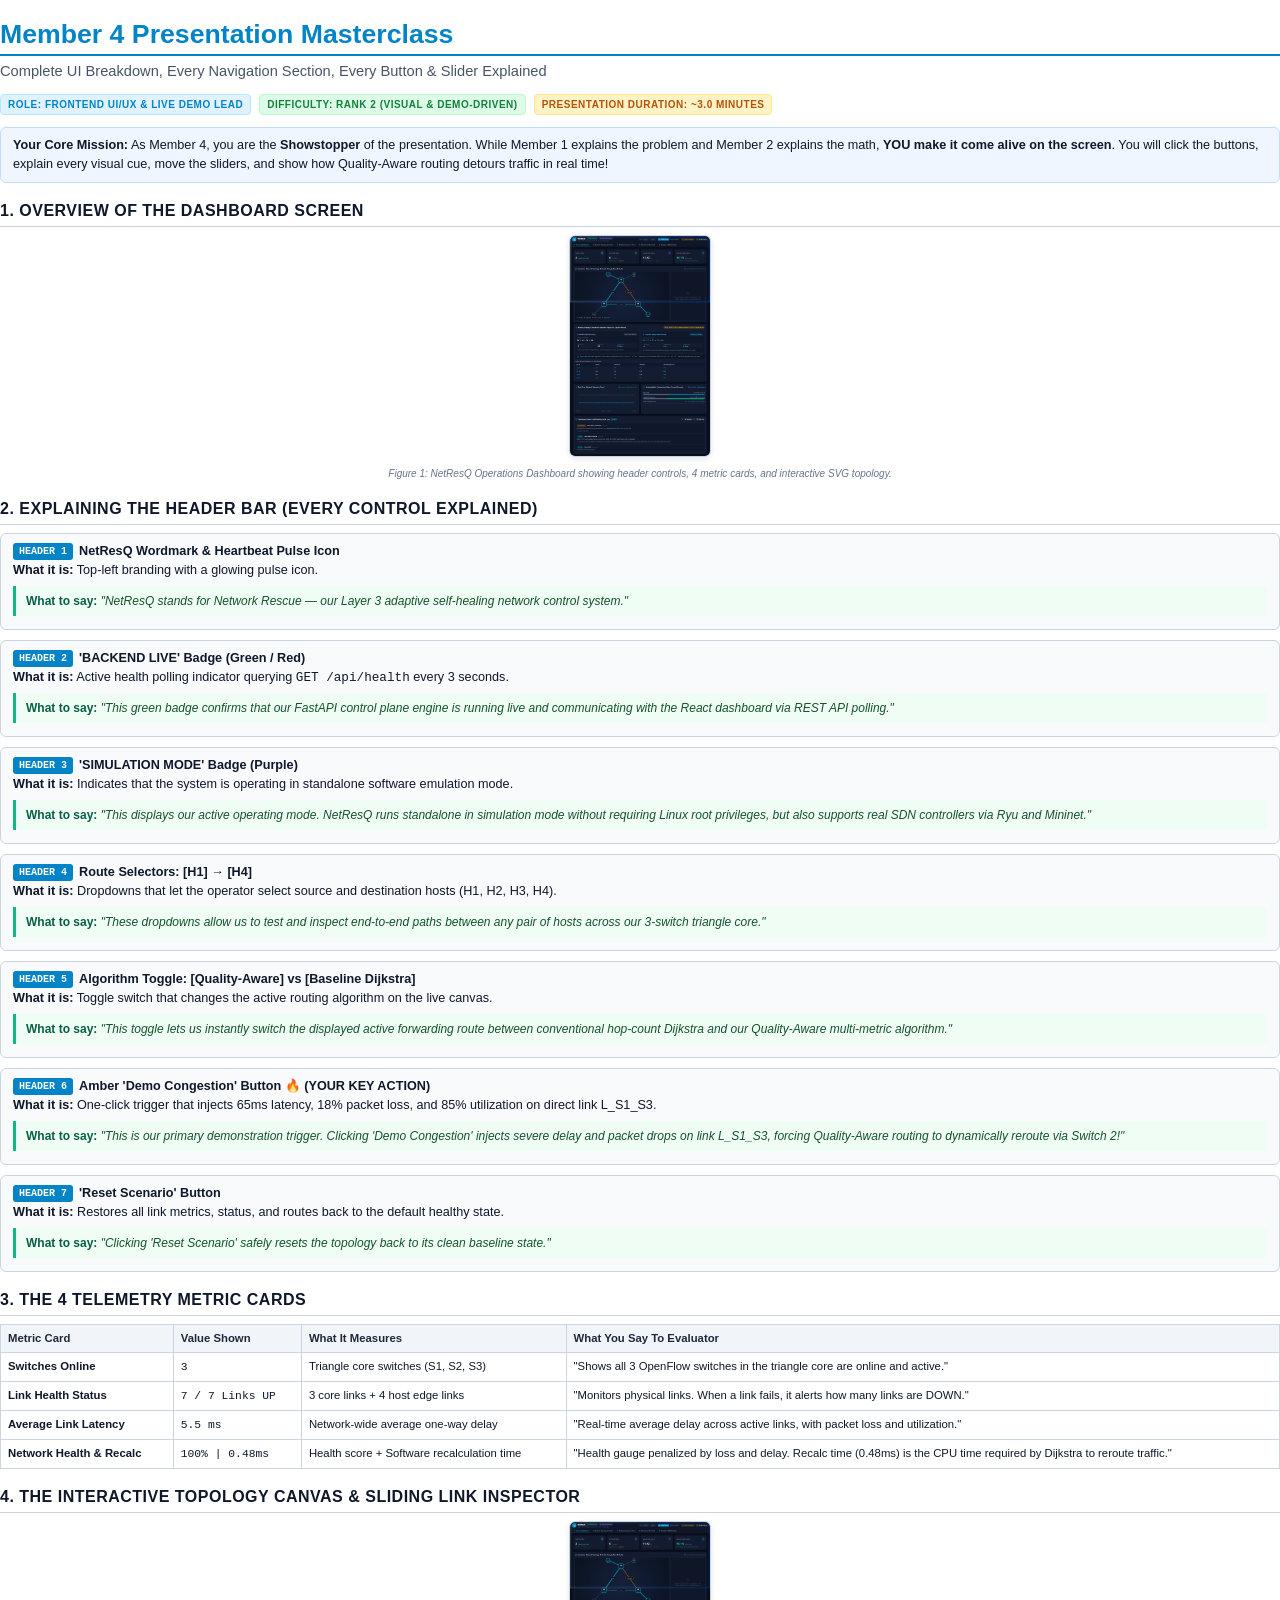
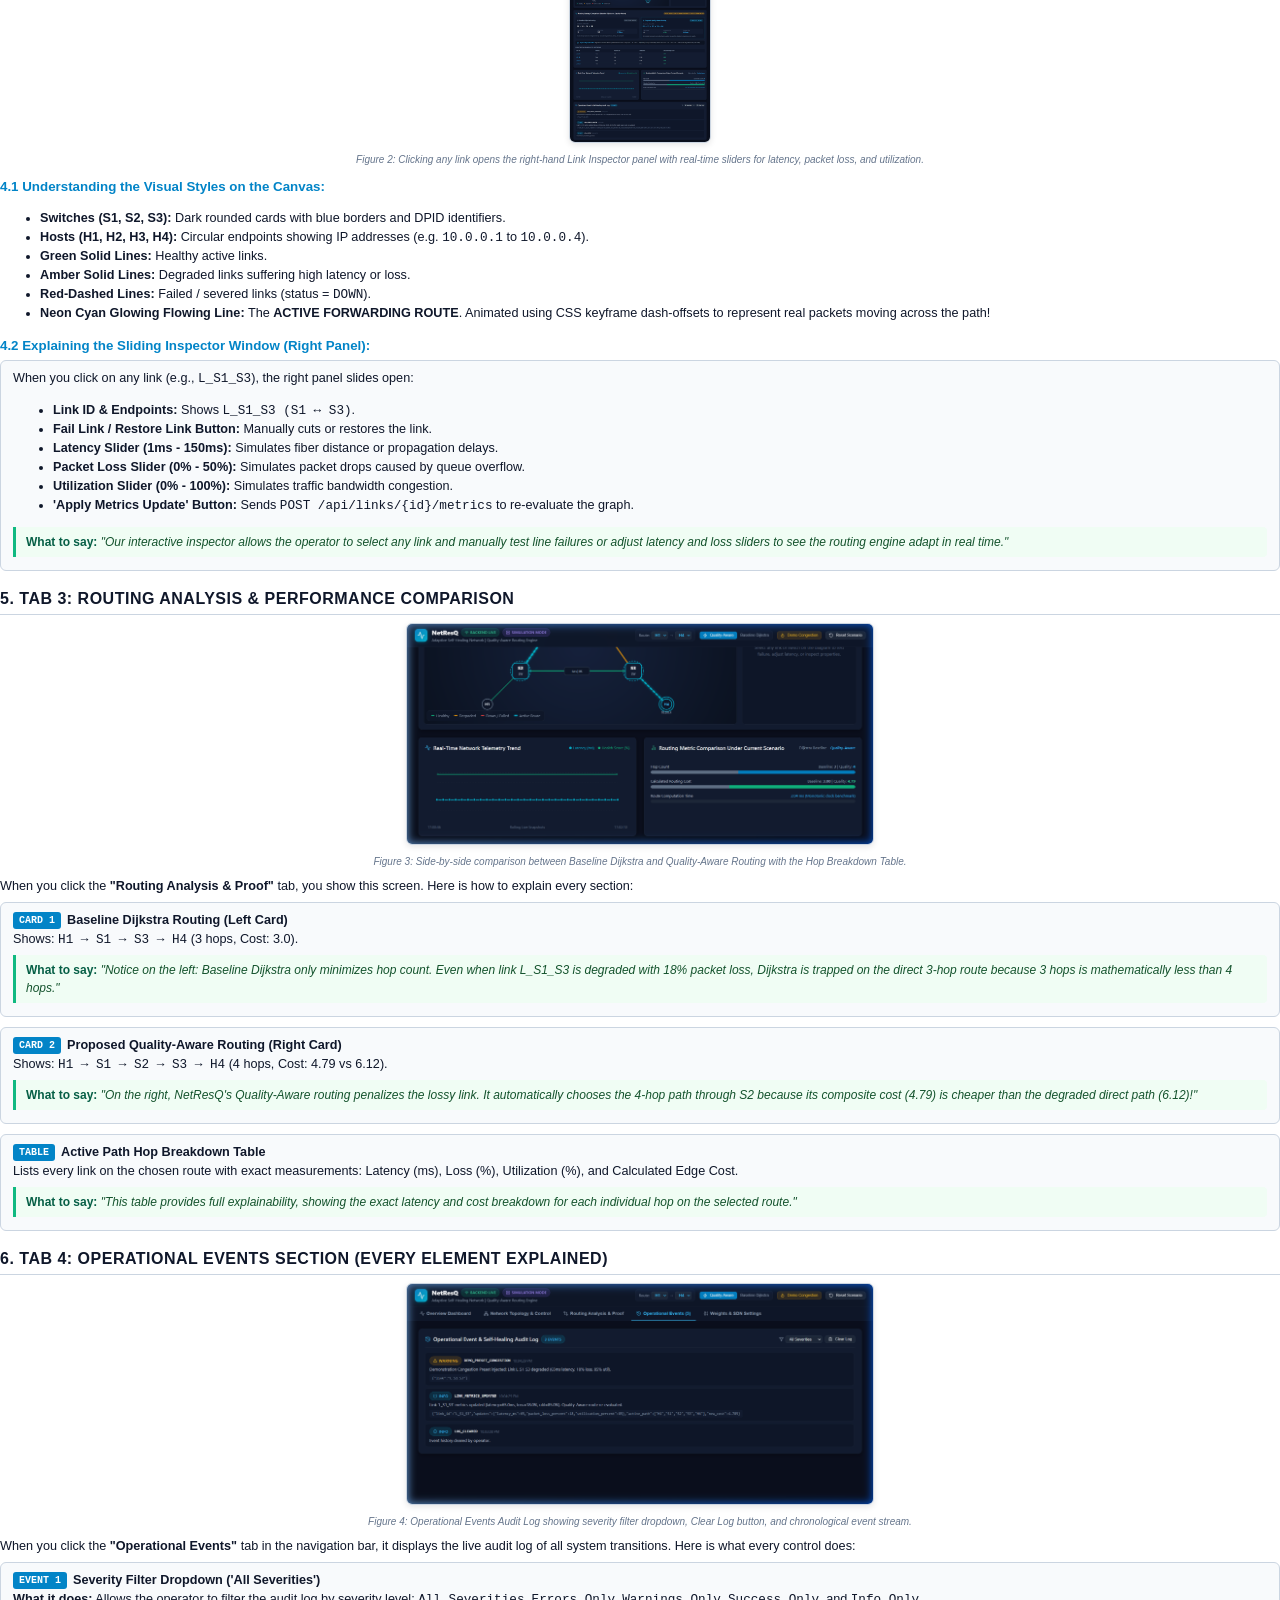
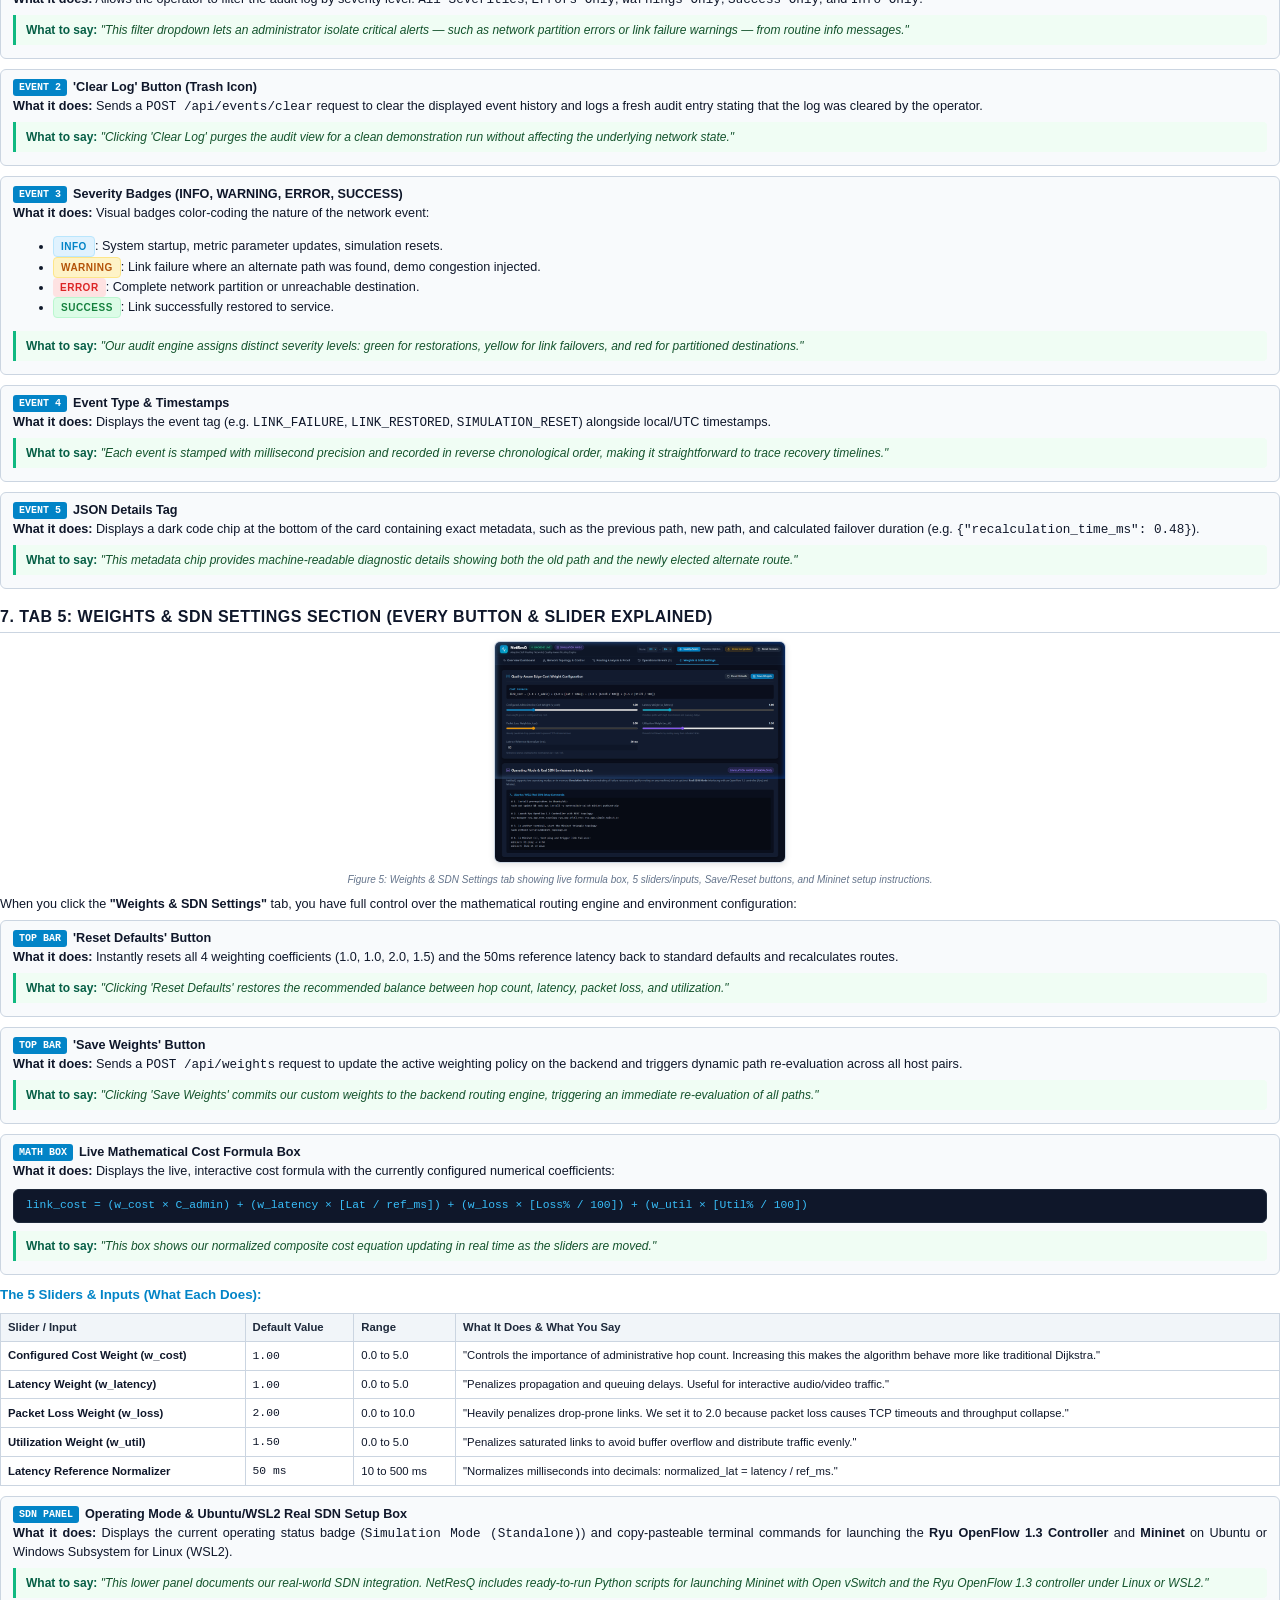
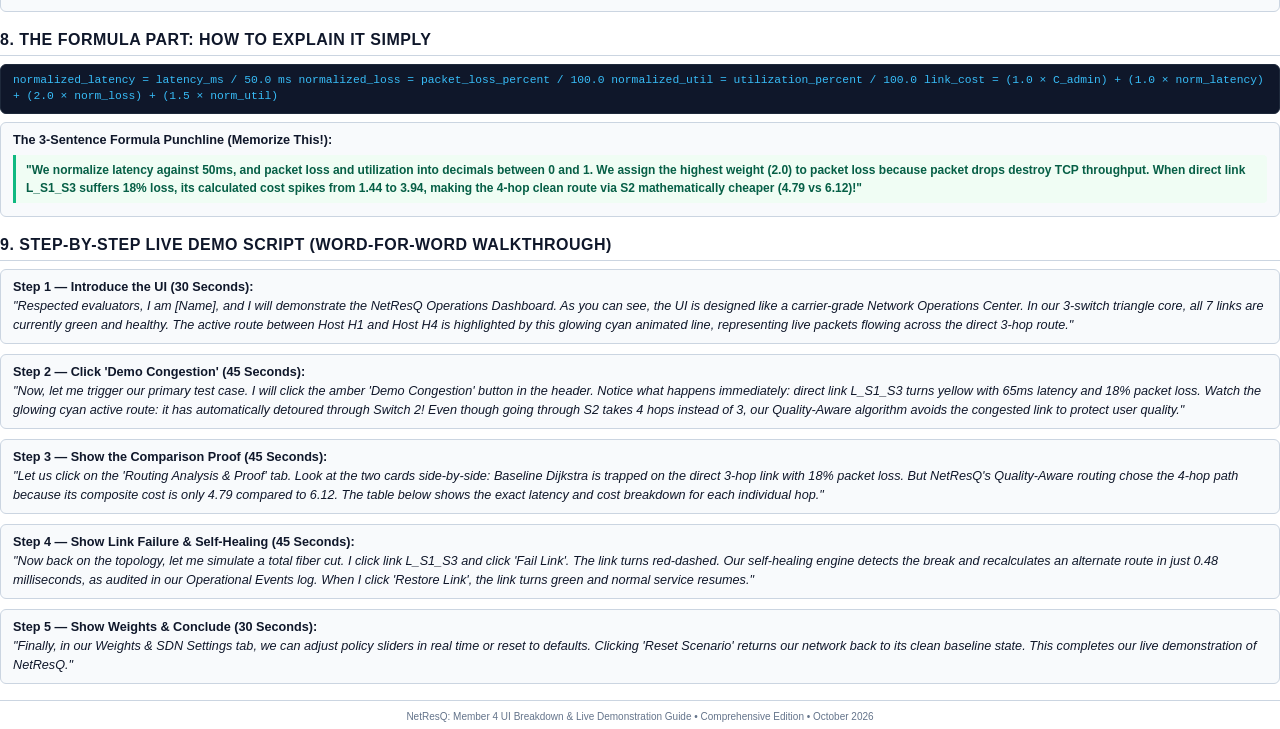
<file: docs/Member4_UI_and_Demo_Masterclass.html>
<!DOCTYPE html>
<html lang="en">
<head>
  <meta charset="UTF-8">
  <title>NetResQ — Member 4 Complete UI & Live Demo Masterclass Guide</title>
  <style>
    @page {
      size: A4;
      margin: 14mm 14mm 16mm 14mm;
      @bottom-right {
        content: "Page " counter(page);
        font-size: 8pt;
        color: #64748b;
      }
    }

    body {
      font-family: -apple-system, BlinkMacSystemFont, "Segoe UI", Roboto, "Helvetica Neue", Arial, sans-serif;
      color: #0f172a;
      line-height: 1.5;
      font-size: 9.5pt;
      margin: 0;
      padding: 0;
      background: #ffffff;
    }

    h1, h2, h3, h4 {
      color: #0f2744;
      font-weight: 700;
      page-break-after: avoid;
    }

    h1 {
      font-size: 20pt;
      line-height: 1.2;
      margin-bottom: 4px;
      color: #0284c7;
      border-bottom: 2.5px solid #0284c7;
      padding-bottom: 4px;
    }

    .subtitle {
      font-size: 11pt;
      color: #475569;
      margin-top: 0;
      margin-bottom: 12px;
      font-weight: 500;
    }

    h2 {
      font-size: 12pt;
      border-bottom: 1px solid #cbd5e1;
      padding-bottom: 3px;
      margin-top: 16px;
      margin-bottom: 8px;
      color: #0f172a;
      text-transform: uppercase;
      letter-spacing: 0.5px;
    }

    h3 {
      font-size: 10pt;
      margin-top: 10px;
      margin-bottom: 4px;
      color: #0284c7;
    }

    p {
      margin-top: 0;
      margin-bottom: 6px;
      text-align: justify;
    }

    .badge-bar {
      display: flex;
      gap: 8px;
      margin-bottom: 12px;
    }

    .badge {
      display: inline-block;
      padding: 2px 7px;
      border-radius: 4px;
      font-size: 7.5pt;
      font-weight: 700;
      text-transform: uppercase;
      letter-spacing: 0.5px;
    }
    .badge-blue { background: #e0f2fe; color: #0284c7; border: 1px solid #bae6fd; }
    .badge-green { background: #dcfce7; color: #15803d; border: 1px solid #bbf7d0; }
    .badge-amber { background: #fef3c7; color: #b45309; border: 1px solid #fde68a; }

    .ui-element-card {
      border: 1px solid #cbd5e1;
      border-radius: 6px;
      padding: 8px 12px;
      margin-bottom: 10px;
      background: #f8fafc;
      page-break-inside: avoid;
    }

    .ui-element-title {
      font-weight: 700;
      color: #0f172a;
      font-size: 9.5pt;
      display: flex;
      align-items: center;
      gap: 6px;
    }

    .ui-tag {
      background: #0284c7;
      color: #fff;
      padding: 1px 6px;
      border-radius: 3px;
      font-size: 7.5pt;
      font-family: monospace;
    }

    .speech-box {
      background: #f0fdf4;
      border-left: 3px solid #10b981;
      padding: 6px 10px;
      margin: 5px 0;
      font-style: italic;
      color: #14532d;
      font-size: 9pt;
      border-radius: 0 4px 4px 0;
    }

    .speech-box strong {
      color: #065f46;
      font-style: normal;
    }

    .formula-box {
      background: #0f172a;
      color: #38bdf8;
      padding: 8px 12px;
      border-radius: 6px;
      font-family: "Consolas", monospace;
      font-size: 8.5pt;
      margin: 8px 0;
      line-height: 1.4;
      border: 1px solid #1e293b;
    }

    .img-container {
      margin: 8px 0;
      text-align: center;
      page-break-inside: avoid;
    }

    .img-container img {
      max-width: 100%;
      height: auto;
      border-radius: 6px;
      border: 1px solid #cbd5e1;
      box-shadow: 0 2px 6px rgba(0,0,0,0.1);
      max-height: 220px;
    }

    .img-caption {
      font-size: 7.5pt;
      color: #64748b;
      margin-top: 3px;
      font-style: italic;
    }

    .page-break {
      page-break-before: always;
    }

    table {
      width: 100%;
      border-collapse: collapse;
      margin: 8px 0;
      font-size: 8.5pt;
    }

    th, td {
      border: 1px solid #cbd5e1;
      padding: 5px 7px;
      text-align: left;
    }

    th {
      background-color: #f1f5f9;
      color: #1e293b;
      font-weight: 600;
    }
  </style>
</head>
<body>

  <!-- Title & Header -->
  <h1>Member 4 Presentation Masterclass</h1>
  <div class="subtitle">Complete UI Breakdown, Every Navigation Section, Every Button & Slider Explained</div>

  <div class="badge-bar">
    <span class="badge badge-blue">Role: Frontend UI/UX & Live Demo Lead</span>
    <span class="badge badge-green">Difficulty: Rank 2 (Visual & Demo-Driven)</span>
    <span class="badge badge-amber">Presentation Duration: ~3.0 Minutes</span>
  </div>

  <div class="ui-element-card" style="background: #eff6ff; border-color: #bfdbfe;">
    <strong>Your Core Mission:</strong> As Member 4, you are the <strong>Showstopper</strong> of the presentation. While Member 1 explains the problem and Member 2 explains the math, <strong>YOU make it come alive on the screen</strong>. You will click the buttons, explain every visual cue, move the sliders, and show how Quality-Aware routing detours traffic in real time!
  </div>

  <!-- SECTION 1 -->
  <h2>1. Overview of the Dashboard Screen</h2>
  <div class="img-container">
    <img src="images/dashboard_overview.png" alt="NetResQ Dashboard Overview">
    <div class="img-caption">Figure 1: NetResQ Operations Dashboard showing header controls, 4 metric cards, and interactive SVG topology.</div>
  </div>

  <!-- SECTION 2 -->
  <h2>2. Explaining the Header Bar (Every Control Explained)</h2>

  <div class="ui-element-card">
    <div class="ui-element-title"><span class="ui-tag">HEADER 1</span> NetResQ Wordmark & Heartbeat Pulse Icon</div>
    <p><strong>What it is:</strong> Top-left branding with a glowing pulse icon.</p>
    <div class="speech-box"><strong>What to say:</strong> "NetResQ stands for Network Rescue — our Layer 3 adaptive self-healing network control system."</div>
  </div>

  <div class="ui-element-card">
    <div class="ui-element-title"><span class="ui-tag">HEADER 2</span> 'BACKEND LIVE' Badge (Green / Red)</div>
    <p><strong>What it is:</strong> Active health polling indicator querying <code>GET /api/health</code> every 3 seconds.</p>
    <div class="speech-box"><strong>What to say:</strong> "This green badge confirms that our FastAPI control plane engine is running live and communicating with the React dashboard via REST API polling."</div>
  </div>

  <div class="ui-element-card">
    <div class="ui-element-title"><span class="ui-tag">HEADER 3</span> 'SIMULATION MODE' Badge (Purple)</div>
    <p><strong>What it is:</strong> Indicates that the system is operating in standalone software emulation mode.</p>
    <div class="speech-box"><strong>What to say:</strong> "This displays our active operating mode. NetResQ runs standalone in simulation mode without requiring Linux root privileges, but also supports real SDN controllers via Ryu and Mininet."</div>
  </div>

  <div class="ui-element-card">
    <div class="ui-element-title"><span class="ui-tag">HEADER 4</span> Route Selectors: [H1] &rarr; [H4]</div>
    <p><strong>What it is:</strong> Dropdowns that let the operator select source and destination hosts (H1, H2, H3, H4).</p>
    <div class="speech-box"><strong>What to say:</strong> "These dropdowns allow us to test and inspect end-to-end paths between any pair of hosts across our 3-switch triangle core."</div>
  </div>

  <div class="ui-element-card">
    <div class="ui-element-title"><span class="ui-tag">HEADER 5</span> Algorithm Toggle: [Quality-Aware] vs [Baseline Dijkstra]</div>
    <p><strong>What it is:</strong> Toggle switch that changes the active routing algorithm on the live canvas.</p>
    <div class="speech-box"><strong>What to say:</strong> "This toggle lets us instantly switch the displayed active forwarding route between conventional hop-count Dijkstra and our Quality-Aware multi-metric algorithm."</div>
  </div>

  <div class="ui-element-card">
    <div class="ui-element-title"><span class="ui-tag">HEADER 6</span> Amber 'Demo Congestion' Button 🔥 (YOUR KEY ACTION)</div>
    <p><strong>What it is:</strong> One-click trigger that injects 65ms latency, 18% packet loss, and 85% utilization on direct link L_S1_S3.</p>
    <div class="speech-box"><strong>What to say:</strong> "This is our primary demonstration trigger. Clicking 'Demo Congestion' injects severe delay and packet drops on link L_S1_S3, forcing Quality-Aware routing to dynamically reroute via Switch 2!"</div>
  </div>

  <div class="ui-element-card">
    <div class="ui-element-title"><span class="ui-tag">HEADER 7</span> 'Reset Scenario' Button</div>
    <p><strong>What it is:</strong> Restores all link metrics, status, and routes back to the default healthy state.</p>
    <div class="speech-box"><strong>What to say:</strong> "Clicking 'Reset Scenario' safely resets the topology back to its clean baseline state."</div>
  </div>

  <!-- PAGE BREAK -->
  <div class="page-break"></div>

  <!-- SECTION 3 -->
  <h2>3. The 4 Telemetry Metric Cards</h2>

  <table>
    <thead>
      <tr>
        <th>Metric Card</th>
        <th>Value Shown</th>
        <th>What It Measures</th>
        <th>What You Say To Evaluator</th>
      </tr>
    </thead>
    <tbody>
      <tr>
        <td><strong>Switches Online</strong></td>
        <td><code>3</code></td>
        <td>Triangle core switches (S1, S2, S3)</td>
        <td>"Shows all 3 OpenFlow switches in the triangle core are online and active."</td>
      </tr>
      <tr>
        <td><strong>Link Health Status</strong></td>
        <td><code>7 / 7 Links UP</code></td>
        <td>3 core links + 4 host edge links</td>
        <td>"Monitors physical links. When a link fails, it alerts how many links are DOWN."</td>
      </tr>
      <tr>
        <td><strong>Average Link Latency</strong></td>
        <td><code>5.5 ms</code></td>
        <td>Network-wide average one-way delay</td>
        <td>"Real-time average delay across active links, with packet loss and utilization."</td>
      </tr>
      <tr>
        <td><strong>Network Health & Recalc</strong></td>
        <td><code>100% | 0.48ms</code></td>
        <td>Health score + Software recalculation time</td>
        <td>"Health gauge penalized by loss and delay. Recalc time (0.48ms) is the CPU time required by Dijkstra to reroute traffic."</td>
      </tr>
    </tbody>
  </table>

  <!-- SECTION 4 -->
  <h2>4. The Interactive Topology Canvas & Sliding Link Inspector</h2>

  <div class="img-container">
    <img src="images/topology_inspector.png" alt="Topology View with Link Inspector">
    <div class="img-caption">Figure 2: Clicking any link opens the right-hand Link Inspector panel with real-time sliders for latency, packet loss, and utilization.</div>
  </div>

  <h3>4.1 Understanding the Visual Styles on the Canvas:</h3>
  <ul>
    <li><strong>Switches (S1, S2, S3):</strong> Dark rounded cards with blue borders and DPID identifiers.</li>
    <li><strong>Hosts (H1, H2, H3, H4):</strong> Circular endpoints showing IP addresses (e.g. <code>10.0.0.1</code> to <code>10.0.0.4</code>).</li>
    <li><strong>Green Solid Lines:</strong> Healthy active links.</li>
    <li><strong>Amber Solid Lines:</strong> Degraded links suffering high latency or loss.</li>
    <li><strong>Red-Dashed Lines:</strong> Failed / severed links (status = <code>DOWN</code>).</li>
    <li><strong>Neon Cyan Glowing Flowing Line:</strong> The <strong>ACTIVE FORWARDING ROUTE</strong>. Animated using CSS keyframe dash-offsets to represent real packets moving across the path!</li>
  </ul>

  <h3>4.2 Explaining the Sliding Inspector Window (Right Panel):</h3>
  <div class="ui-element-card">
    <p>When you click on any link (e.g., <code>L_S1_S3</code>), the right panel slides open:</p>
    <ul>
      <li><strong>Link ID & Endpoints:</strong> Shows <code>L_S1_S3 (S1 &harr; S3)</code>.</li>
      <li><strong>Fail Link / Restore Link Button:</strong> Manually cuts or restores the link.</li>
      <li><strong>Latency Slider (1ms - 150ms):</strong> Simulates fiber distance or propagation delays.</li>
      <li><strong>Packet Loss Slider (0% - 50%):</strong> Simulates packet drops caused by queue overflow.</li>
      <li><strong>Utilization Slider (0% - 100%):</strong> Simulates traffic bandwidth congestion.</li>
      <li><strong>'Apply Metrics Update' Button:</strong> Sends <code>POST /api/links/{id}/metrics</code> to re-evaluate the graph.</li>
    </ul>
    <div class="speech-box"><strong>What to say:</strong> "Our interactive inspector allows the operator to select any link and manually test line failures or adjust latency and loss sliders to see the routing engine adapt in real time."</div>
  </div>

  <!-- PAGE BREAK -->
  <div class="page-break"></div>

  <!-- SECTION 5 -->
  <h2>5. Tab 3: Routing Analysis & Performance Comparison</h2>

  <div class="img-container">
    <img src="images/routing_analysis.png" alt="Routing Analysis Tab">
    <div class="img-caption">Figure 3: Side-by-side comparison between Baseline Dijkstra and Quality-Aware Routing with the Hop Breakdown Table.</div>
  </div>

  <p>
    When you click the <strong>"Routing Analysis & Proof"</strong> tab, you show this screen. Here is how to explain every section:
  </p>

  <div class="ui-element-card">
    <div class="ui-element-title"><span class="ui-tag">CARD 1</span> Baseline Dijkstra Routing (Left Card)</div>
    <p>Shows: <code>H1 &rarr; S1 &rarr; S3 &rarr; H4</code> (3 hops, Cost: 3.0).</p>
    <div class="speech-box"><strong>What to say:</strong> "Notice on the left: Baseline Dijkstra only minimizes hop count. Even when link L_S1_S3 is degraded with 18% packet loss, Dijkstra is trapped on the direct 3-hop route because 3 hops is mathematically less than 4 hops."</div>
  </div>

  <div class="ui-element-card">
    <div class="ui-element-title"><span class="ui-tag">CARD 2</span> Proposed Quality-Aware Routing (Right Card)</div>
    <p>Shows: <code>H1 &rarr; S1 &rarr; S2 &rarr; S3 &rarr; H4</code> (4 hops, Cost: 4.79 vs 6.12).</p>
    <div class="speech-box"><strong>What to say:</strong> "On the right, NetResQ's Quality-Aware routing penalizes the lossy link. It automatically chooses the 4-hop path through S2 because its composite cost (4.79) is cheaper than the degraded direct path (6.12)!"</div>
  </div>

  <div class="ui-element-card">
    <div class="ui-element-title"><span class="ui-tag">TABLE</span> Active Path Hop Breakdown Table</div>
    <p>Lists every link on the chosen route with exact measurements: Latency (ms), Loss (%), Utilization (%), and Calculated Edge Cost.</p>
    <div class="speech-box"><strong>What to say:</strong> "This table provides full explainability, showing the exact latency and cost breakdown for each individual hop on the selected route."</div>
  </div>

  <!-- PAGE BREAK -->
  <div class="page-break"></div>

  <!-- SECTION 6 -->
  <h2>6. Tab 4: Operational Events Section (Every Element Explained)</h2>

  <div class="img-container">
    <img src="images/operational_events_tab.png" alt="Operational Events Tab">
    <div class="img-caption">Figure 4: Operational Events Audit Log showing severity filter dropdown, Clear Log button, and chronological event stream.</div>
  </div>

  <p>
    When you click the <strong>"Operational Events"</strong> tab in the navigation bar, it displays the live audit log of all system transitions. Here is what every control does:
  </p>

  <div class="ui-element-card">
    <div class="ui-element-title"><span class="ui-tag">EVENT 1</span> Severity Filter Dropdown ('All Severities')</div>
    <p><strong>What it does:</strong> Allows the operator to filter the audit log by severity level: <code>All Severities</code>, <code>Errors Only</code>, <code>Warnings Only</code>, <code>Success Only</code>, and <code>Info Only</code>.</p>
    <div class="speech-box"><strong>What to say:</strong> "This filter dropdown lets an administrator isolate critical alerts — such as network partition errors or link failure warnings — from routine info messages."</div>
  </div>

  <div class="ui-element-card">
    <div class="ui-element-title"><span class="ui-tag">EVENT 2</span> 'Clear Log' Button (Trash Icon)</div>
    <p><strong>What it does:</strong> Sends a <code>POST /api/events/clear</code> request to clear the displayed event history and logs a fresh audit entry stating that the log was cleared by the operator.</p>
    <div class="speech-box"><strong>What to say:</strong> "Clicking 'Clear Log' purges the audit view for a clean demonstration run without affecting the underlying network state."</div>
  </div>

  <div class="ui-element-card">
    <div class="ui-element-title"><span class="ui-tag">EVENT 3</span> Severity Badges (INFO, WARNING, ERROR, SUCCESS)</div>
    <p><strong>What it does:</strong> Visual badges color-coding the nature of the network event:</p>
    <ul>
      <li><span class="badge badge-blue">INFO</span>: System startup, metric parameter updates, simulation resets.</li>
      <li><span class="badge badge-amber">WARNING</span>: Link failure where an alternate path was found, demo congestion injected.</li>
      <li><span class="badge" style="background:#fee2e2; color:#dc2626;">ERROR</span>: Complete network partition or unreachable destination.</li>
      <li><span class="badge badge-green">SUCCESS</span>: Link successfully restored to service.</li>
    </ul>
    <div class="speech-box"><strong>What to say:</strong> "Our audit engine assigns distinct severity levels: green for restorations, yellow for link failovers, and red for partitioned destinations."</div>
  </div>

  <div class="ui-element-card">
    <div class="ui-element-title"><span class="ui-tag">EVENT 4</span> Event Type & Timestamps</div>
    <p><strong>What it does:</strong> Displays the event tag (e.g. <code>LINK_FAILURE</code>, <code>LINK_RESTORED</code>, <code>SIMULATION_RESET</code>) alongside local/UTC timestamps.</p>
    <div class="speech-box"><strong>What to say:</strong> "Each event is stamped with millisecond precision and recorded in reverse chronological order, making it straightforward to trace recovery timelines."</div>
  </div>

  <div class="ui-element-card">
    <div class="ui-element-title"><span class="ui-tag">EVENT 5</span> JSON Details Tag</div>
    <p><strong>What it does:</strong> Displays a dark code chip at the bottom of the card containing exact metadata, such as the previous path, new path, and calculated failover duration (e.g. <code>{"recalculation_time_ms": 0.48}</code>).</p>
    <div class="speech-box"><strong>What to say:</strong> "This metadata chip provides machine-readable diagnostic details showing both the old path and the newly elected alternate route."</div>
  </div>

  <!-- PAGE BREAK -->
  <div class="page-break"></div>

  <!-- SECTION 7 -->
  <h2>7. Tab 5: Weights & SDN Settings Section (Every Button & Slider Explained)</h2>

  <div class="img-container">
    <img src="images/weights_sdn_settings_tab.png" alt="Weights and SDN Settings Tab">
    <div class="img-caption">Figure 5: Weights & SDN Settings tab showing live formula box, 5 sliders/inputs, Save/Reset buttons, and Mininet setup instructions.</div>
  </div>

  <p>
    When you click the <strong>"Weights & SDN Settings"</strong> tab, you have full control over the mathematical routing engine and environment configuration:
  </p>

  <div class="ui-element-card">
    <div class="ui-element-title"><span class="ui-tag">TOP BAR</span> 'Reset Defaults' Button</div>
    <p><strong>What it does:</strong> Instantly resets all 4 weighting coefficients (1.0, 1.0, 2.0, 1.5) and the 50ms reference latency back to standard defaults and recalculates routes.</p>
    <div class="speech-box"><strong>What to say:</strong> "Clicking 'Reset Defaults' restores the recommended balance between hop count, latency, packet loss, and utilization."</div>
  </div>

  <div class="ui-element-card">
    <div class="ui-element-title"><span class="ui-tag">TOP BAR</span> 'Save Weights' Button</div>
    <p><strong>What it does:</strong> Sends a <code>POST /api/weights</code> request to update the active weighting policy on the backend and triggers dynamic path re-evaluation across all host pairs.</p>
    <div class="speech-box"><strong>What to say:</strong> "Clicking 'Save Weights' commits our custom weights to the backend routing engine, triggering an immediate re-evaluation of all paths."</div>
  </div>

  <div class="ui-element-card">
    <div class="ui-element-title"><span class="ui-tag">MATH BOX</span> Live Mathematical Cost Formula Box</div>
    <p><strong>What it does:</strong> Displays the live, interactive cost formula with the currently configured numerical coefficients:</p>
    <div class="formula-box">
link_cost = (w_cost &times; C_admin) + (w_latency &times; [Lat / ref_ms]) + (w_loss &times; [Loss% / 100]) + (w_util &times; [Util% / 100])
    </div>
    <div class="speech-box"><strong>What to say:</strong> "This box shows our normalized composite cost equation updating in real time as the sliders are moved."</div>
  </div>

  <h3>The 5 Sliders & Inputs (What Each Does):</h3>
  <table>
    <thead>
      <tr>
        <th>Slider / Input</th>
        <th>Default Value</th>
        <th>Range</th>
        <th>What It Does & What You Say</th>
      </tr>
    </thead>
    <tbody>
      <tr>
        <td><strong>Configured Cost Weight (w_cost)</strong></td>
        <td><code>1.00</code></td>
        <td>0.0 to 5.0</td>
        <td>"Controls the importance of administrative hop count. Increasing this makes the algorithm behave more like traditional Dijkstra."</td>
      </tr>
      <tr>
        <td><strong>Latency Weight (w_latency)</strong></td>
        <td><code>1.00</code></td>
        <td>0.0 to 5.0</td>
        <td>"Penalizes propagation and queuing delays. Useful for interactive audio/video traffic."</td>
      </tr>
      <tr>
        <td><strong>Packet Loss Weight (w_loss)</strong></td>
        <td><code>2.00</code></td>
        <td>0.0 to 10.0</td>
        <td>"Heavily penalizes drop-prone links. We set it to 2.0 because packet loss causes TCP timeouts and throughput collapse."</td>
      </tr>
      <tr>
        <td><strong>Utilization Weight (w_util)</strong></td>
        <td><code>1.50</code></td>
        <td>0.0 to 5.0</td>
        <td>"Penalizes saturated links to avoid buffer overflow and distribute traffic evenly."</td>
      </tr>
      <tr>
        <td><strong>Latency Reference Normalizer</strong></td>
        <td><code>50 ms</code></td>
        <td>10 to 500 ms</td>
        <td>"Normalizes milliseconds into decimals: normalized_lat = latency / ref_ms."</td>
      </tr>
    </tbody>
  </table>

  <div class="ui-element-card" style="margin-top: 10px;">
    <div class="ui-element-title"><span class="ui-tag">SDN PANEL</span> Operating Mode & Ubuntu/WSL2 Real SDN Setup Box</div>
    <p><strong>What it does:</strong> Displays the current operating status badge (<code>Simulation Mode (Standalone)</code>) and copy-pasteable terminal commands for launching the <strong>Ryu OpenFlow 1.3 Controller</strong> and <strong>Mininet</strong> on Ubuntu or Windows Subsystem for Linux (WSL2).</p>
    <div class="speech-box"><strong>What to say:</strong> "This lower panel documents our real-world SDN integration. NetResQ includes ready-to-run Python scripts for launching Mininet with Open vSwitch and the Ryu OpenFlow 1.3 controller under Linux or WSL2."</div>
  </div>

  <!-- PAGE BREAK -->
  <div class="page-break"></div>

  <!-- SECTION 8 -->
  <h2>8. The Formula Part: How to Explain It Simply</h2>

  <div class="formula-box">
normalized_latency = latency_ms / 50.0 ms
normalized_loss    = packet_loss_percent / 100.0
normalized_util    = utilization_percent / 100.0

link_cost = (1.0 &times; C_admin) + (1.0 &times; norm_latency) + (2.0 &times; norm_loss) + (1.5 &times; norm_util)
  </div>

  <div class="ui-element-card">
    <div class="ui-element-title">The 3-Sentence Formula Punchline (Memorize This!):</div>
    <div class="speech-box">
      <strong>"We normalize latency against 50ms, and packet loss and utilization into decimals between 0 and 1. We assign the highest weight (2.0) to packet loss because packet drops destroy TCP throughput. When direct link L_S1_S3 suffers 18% loss, its calculated cost spikes from 1.44 to 3.94, making the 4-hop clean route via S2 mathematically cheaper (4.79 vs 6.12)!"</strong>
    </div>
  </div>

  <!-- SECTION 9 -->
  <h2>9. Step-by-Step Live Demo Script (Word-for-Word Walkthrough)</h2>

  <div class="ui-element-card">
    <strong>Step 1 — Introduce the UI (30 Seconds):</strong><br>
    <em>"Respected evaluators, I am [Name], and I will demonstrate the NetResQ Operations Dashboard. As you can see, the UI is designed like a carrier-grade Network Operations Center. In our 3-switch triangle core, all 7 links are currently green and healthy. The active route between Host H1 and Host H4 is highlighted by this glowing cyan animated line, representing live packets flowing across the direct 3-hop route."</em>
  </div>

  <div class="ui-element-card">
    <strong>Step 2 — Click 'Demo Congestion' (45 Seconds):</strong><br>
    <em>"Now, let me trigger our primary test case. I will click the amber 'Demo Congestion' button in the header. Notice what happens immediately: direct link L_S1_S3 turns yellow with 65ms latency and 18% packet loss. Watch the glowing cyan active route: it has automatically detoured through Switch 2! Even though going through S2 takes 4 hops instead of 3, our Quality-Aware algorithm avoids the congested link to protect user quality."</em>
  </div>

  <div class="ui-element-card">
    <strong>Step 3 — Show the Comparison Proof (45 Seconds):</strong><br>
    <em>"Let us click on the 'Routing Analysis & Proof' tab. Look at the two cards side-by-side: Baseline Dijkstra is trapped on the direct 3-hop link with 18% packet loss. But NetResQ's Quality-Aware routing chose the 4-hop path because its composite cost is only 4.79 compared to 6.12. The table below shows the exact latency and cost breakdown for each individual hop."</em>
  </div>

  <div class="ui-element-card">
    <strong>Step 4 — Show Link Failure & Self-Healing (45 Seconds):</strong><br>
    <em>"Now back on the topology, let me simulate a total fiber cut. I click link L_S1_S3 and click 'Fail Link'. The link turns red-dashed. Our self-healing engine detects the break and recalculates an alternate route in just 0.48 milliseconds, as audited in our Operational Events log. When I click 'Restore Link', the link turns green and normal service resumes."</em>
  </div>

  <div class="ui-element-card">
    <strong>Step 5 — Show Weights & Conclude (30 Seconds):</strong><br>
    <em>"Finally, in our Weights & SDN Settings tab, we can adjust policy sliders in real time or reset to defaults. Clicking 'Reset Scenario' returns our network back to its clean baseline state. This completes our live demonstration of NetResQ."</em>
  </div>

  <hr style="border: 0; border-top: 1px solid #cbd5e1; margin-top: 16px; margin-bottom: 8px;">
  <div style="text-align: center; font-size: 7.5pt; color: #64748b;">
    NetResQ: Member 4 UI Breakdown & Live Demonstration Guide &bull; Comprehensive Edition &bull; October 2026
  </div>

</body>
</html>
</file>
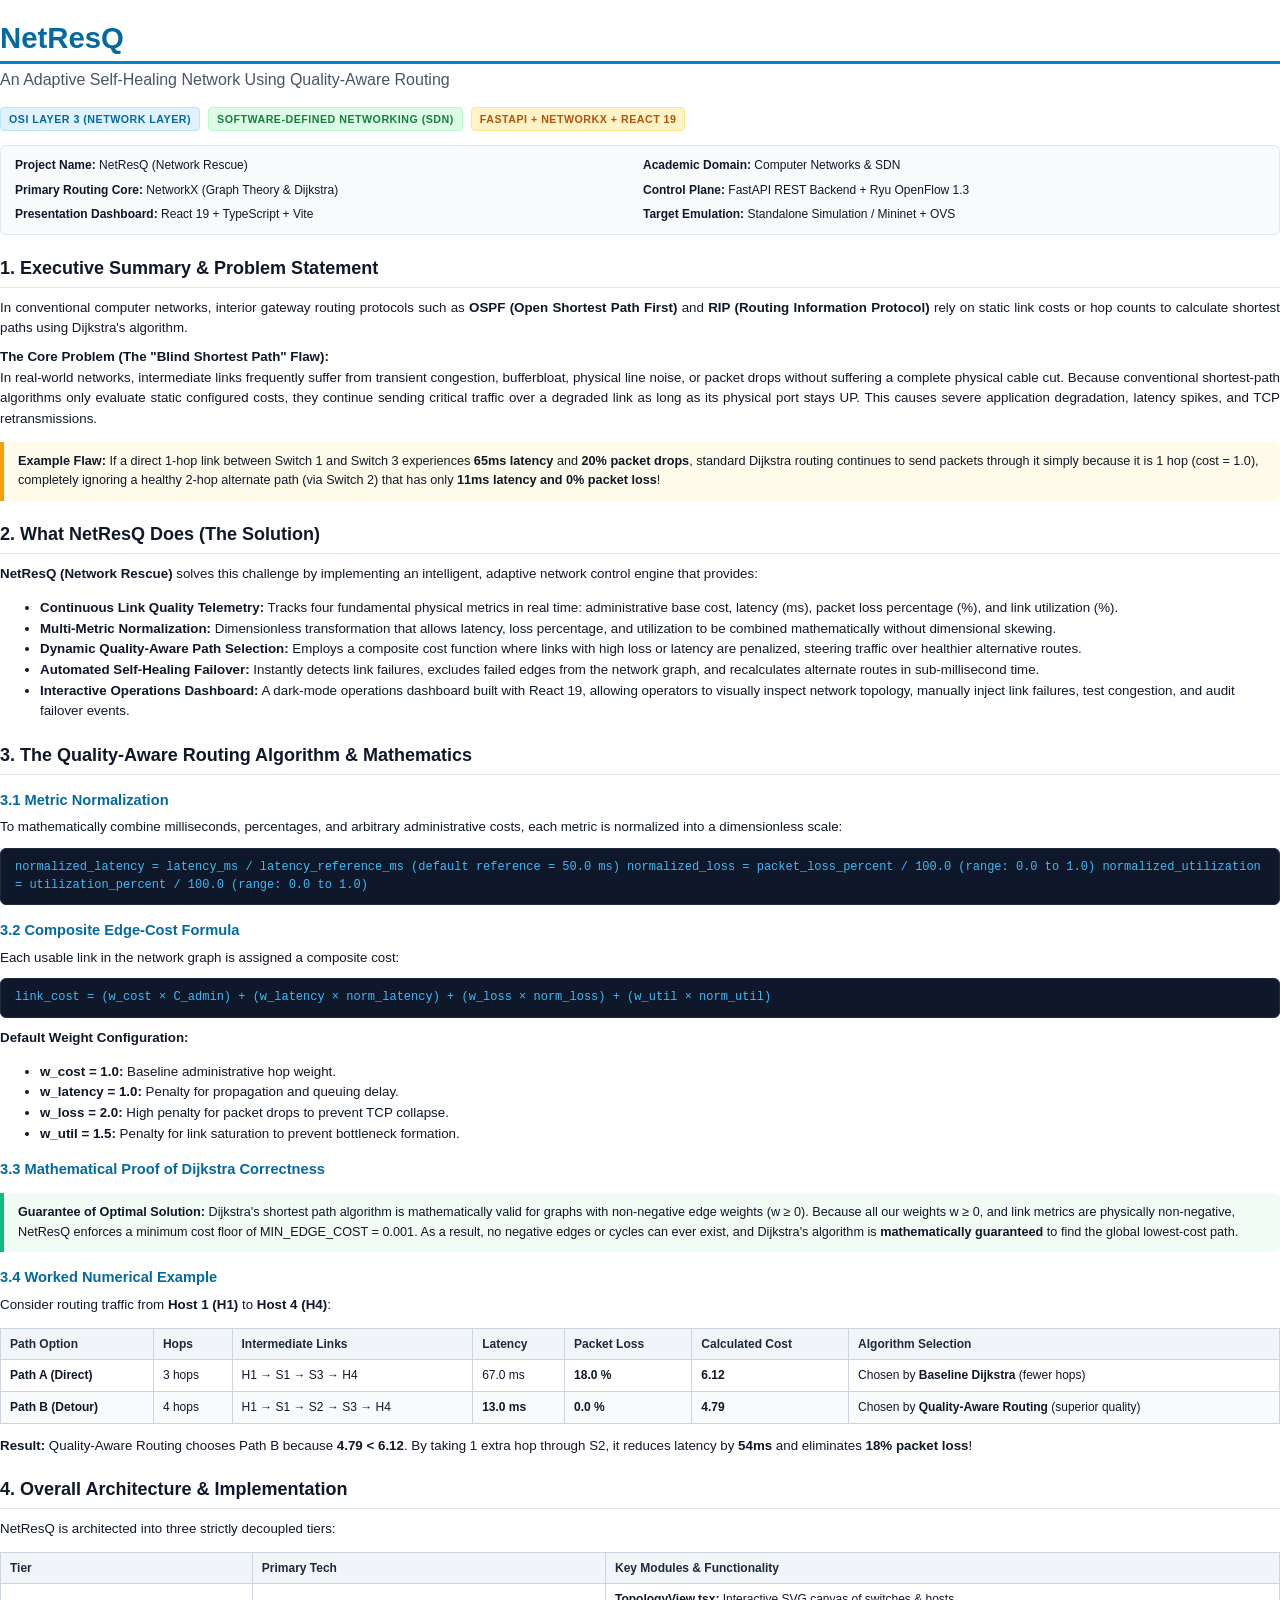
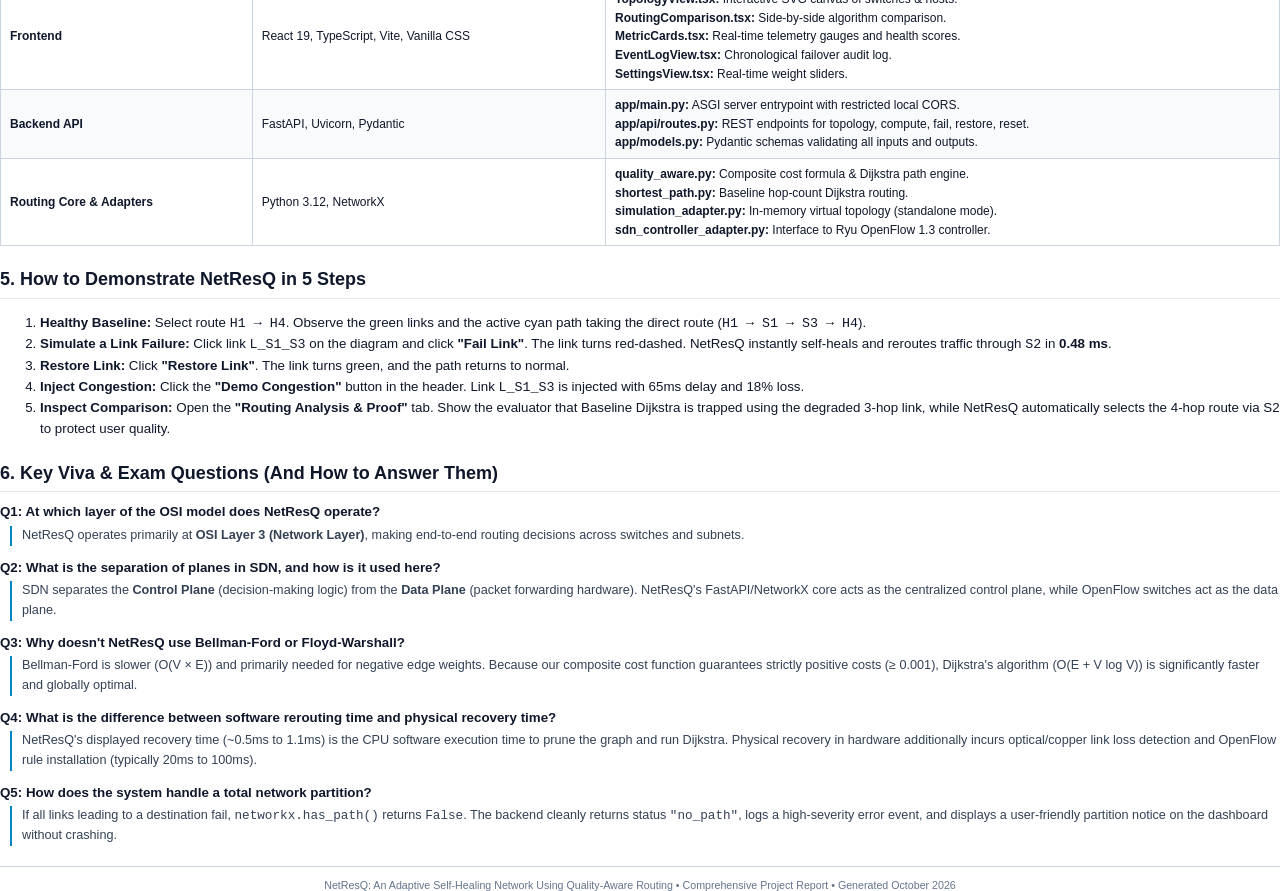
<file: docs/NetResQ_Project_Explanation.html>
<!DOCTYPE html>
<html lang="en">
<head>
  <meta charset="UTF-8">
  <title>NetResQ — Comprehensive Project Explanation & Architecture Report</title>
  <style>
    @page {
      size: A4;
      margin: 16mm 16mm 18mm 16mm;
      @bottom-right {
        content: "Page " counter(page);
        font-size: 8.5pt;
        color: #64748b;
      }
    }

    body {
      font-family: -apple-system, BlinkMacSystemFont, "Segoe UI", Roboto, "Helvetica Neue", Arial, sans-serif;
      color: #0f172a;
      line-height: 1.55;
      font-size: 10pt;
      margin: 0;
      padding: 0;
      background: #ffffff;
    }

    h1, h2, h3, h4 {
      color: #0f2744;
      font-weight: 700;
      page-break-after: avoid;
    }

    h1 {
      font-size: 22pt;
      line-height: 1.2;
      margin-bottom: 4px;
      color: #0369a1;
      border-bottom: 3px solid #0284c7;
      padding-bottom: 6px;
    }

    .subtitle {
      font-size: 12pt;
      color: #475569;
      margin-top: 0;
      margin-bottom: 14px;
      font-weight: 500;
    }

    h2 {
      font-size: 13.5pt;
      border-bottom: 1.5px solid #e2e8f0;
      padding-bottom: 4px;
      margin-top: 20px;
      margin-bottom: 10px;
      color: #0f172a;
    }

    h3 {
      font-size: 11pt;
      margin-top: 14px;
      margin-bottom: 6px;
      color: #0369a1;
    }

    p {
      margin-top: 0;
      margin-bottom: 8px;
      text-align: justify;
    }

    .badge-container {
      display: flex;
      gap: 8px;
      margin-bottom: 14px;
    }

    .badge {
      display: inline-block;
      padding: 3px 8px;
      border-radius: 4px;
      font-size: 8pt;
      font-weight: 600;
      text-transform: uppercase;
      letter-spacing: 0.5px;
    }
    .badge-primary { background: #e0f2fe; color: #0369a1; border: 1px solid #bae6fd; }
    .badge-success { background: #dcfce7; color: #15803d; border: 1px solid #bbf7d0; }
    .badge-warning { background: #fef3c7; color: #b45309; border: 1px solid #fde68a; }

    .callout {
      background: #f8fafc;
      border-left: 4px solid #0284c7;
      padding: 10px 14px;
      margin: 12px 0;
      border-radius: 0 6px 6px 0;
      font-size: 9.5pt;
      page-break-inside: avoid;
    }

    .callout-warning {
      background: #fffbeb;
      border-left-color: #f59e0b;
    }

    .callout-success {
      background: #f0fdf4;
      border-left-color: #10b981;
    }

    table {
      width: 100%;
      border-collapse: collapse;
      margin: 12px 0;
      font-size: 9pt;
      page-break-inside: avoid;
    }

    tr {
      page-break-inside: avoid;
    }

    th, td {
      border: 1px solid #cbd5e1;
      padding: 6px 9px;
      text-align: left;
    }

    th {
      background-color: #f1f5f9;
      color: #1e293b;
      font-weight: 600;
    }

    tr:nth-child(even) {
      background-color: #f8fafc;
    }

    .formula-box {
      background: #0f172a;
      color: #38bdf8;
      padding: 10px 14px;
      border-radius: 6px;
      font-family: "Consolas", "Courier New", Courier, monospace;
      font-size: 9pt;
      margin: 10px 0;
      border: 1px solid #1e293b;
      page-break-inside: avoid;
      line-height: 1.45;
    }

    .qa-box {
      margin-bottom: 12px;
      page-break-inside: avoid;
    }
    .qa-q {
      font-weight: 700;
      color: #0f172a;
      margin-bottom: 3px;
      font-size: 10pt;
    }
    .qa-a {
      color: #334155;
      margin-left: 10px;
      border-left: 2.5px solid #0284c7;
      padding-left: 10px;
      font-size: 9.5pt;
    }

    .meta-box {
      background: #f8fafc;
      border: 1px solid #e2e8f0;
      border-radius: 6px;
      padding: 10px 14px;
      margin-bottom: 16px;
      display: grid;
      grid-template-columns: 1fr 1fr;
      gap: 6px;
      font-size: 9pt;
    }
  </style>
</head>
<body>

  <!-- Cover & Header -->
  <h1>NetResQ</h1>
  <div class="subtitle">An Adaptive Self-Healing Network Using Quality-Aware Routing</div>

  <div class="badge-container">
    <span class="badge badge-primary">OSI Layer 3 (Network Layer)</span>
    <span class="badge badge-success">Software-Defined Networking (SDN)</span>
    <span class="badge badge-warning">FastAPI + NetworkX + React 19</span>
  </div>

  <div class="meta-box">
    <div><strong>Project Name:</strong> NetResQ (Network Rescue)</div>
    <div><strong>Academic Domain:</strong> Computer Networks & SDN</div>
    <div><strong>Primary Routing Core:</strong> NetworkX (Graph Theory & Dijkstra)</div>
    <div><strong>Control Plane:</strong> FastAPI REST Backend + Ryu OpenFlow 1.3</div>
    <div><strong>Presentation Dashboard:</strong> React 19 + TypeScript + Vite</div>
    <div><strong>Target Emulation:</strong> Standalone Simulation / Mininet + OVS</div>
  </div>

  <!-- SECTION 1 -->
  <h2>1. Executive Summary & Problem Statement</h2>
  <p>
    In conventional computer networks, interior gateway routing protocols such as <strong>OSPF (Open Shortest Path First)</strong> and <strong>RIP (Routing Information Protocol)</strong> rely on static link costs or hop counts to calculate shortest paths using Dijkstra's algorithm.
  </p>
  <p>
    <strong>The Core Problem (The "Blind Shortest Path" Flaw):</strong><br>
    In real-world networks, intermediate links frequently suffer from transient congestion, bufferbloat, physical line noise, or packet drops without suffering a complete physical cable cut. Because conventional shortest-path algorithms only evaluate static configured costs, they continue sending critical traffic over a degraded link as long as its physical port stays UP. This causes severe application degradation, latency spikes, and TCP retransmissions.
  </p>

  <div class="callout callout-warning">
    <strong>Example Flaw:</strong> If a direct 1-hop link between Switch 1 and Switch 3 experiences <strong>65ms latency</strong> and <strong>20% packet drops</strong>, standard Dijkstra routing continues to send packets through it simply because it is 1 hop (cost = 1.0), completely ignoring a healthy 2-hop alternate path (via Switch 2) that has only <strong>11ms latency and 0% packet loss</strong>!
  </div>

  <!-- SECTION 2 -->
  <h2>2. What NetResQ Does (The Solution)</h2>
  <p>
    <strong>NetResQ (Network Rescue)</strong> solves this challenge by implementing an intelligent, adaptive network control engine that provides:
  </p>
  <ul>
    <li><strong>Continuous Link Quality Telemetry:</strong> Tracks four fundamental physical metrics in real time: administrative base cost, latency (ms), packet loss percentage (%), and link utilization (%).</li>
    <li><strong>Multi-Metric Normalization:</strong> Dimensionless transformation that allows latency, loss percentage, and utilization to be combined mathematically without dimensional skewing.</li>
    <li><strong>Dynamic Quality-Aware Path Selection:</strong> Employs a composite cost function where links with high loss or latency are penalized, steering traffic over healthier alternative routes.</li>
    <li><strong>Automated Self-Healing Failover:</strong> Instantly detects link failures, excludes failed edges from the network graph, and recalculates alternate routes in sub-millisecond time.</li>
    <li><strong>Interactive Operations Dashboard:</strong> A dark-mode operations dashboard built with React 19, allowing operators to visually inspect network topology, manually inject link failures, test congestion, and audit failover events.</li>
  </ul>

  <!-- SECTION 3 -->
  <h2>3. The Quality-Aware Routing Algorithm & Mathematics</h2>

  <h3>3.1 Metric Normalization</h3>
  <p>
    To mathematically combine milliseconds, percentages, and arbitrary administrative costs, each metric is normalized into a dimensionless scale:
  </p>
  <div class="formula-box">
normalized_latency     = latency_ms / latency_reference_ms    (default reference = 50.0 ms)
normalized_loss        = packet_loss_percent / 100.0          (range: 0.0 to 1.0)
normalized_utilization = utilization_percent / 100.0          (range: 0.0 to 1.0)
  </div>

  <h3>3.2 Composite Edge-Cost Formula</h3>
  <p>
    Each usable link in the network graph is assigned a composite cost:
  </p>
  <div class="formula-box">
link_cost = (w_cost &times; C_admin) + (w_latency &times; norm_latency) + (w_loss &times; norm_loss) + (w_util &times; norm_util)
  </div>
  <p>
    <strong>Default Weight Configuration:</strong>
  </p>
  <ul>
    <li><strong>w_cost = 1.0:</strong> Baseline administrative hop weight.</li>
    <li><strong>w_latency = 1.0:</strong> Penalty for propagation and queuing delay.</li>
    <li><strong>w_loss = 2.0:</strong> High penalty for packet drops to prevent TCP collapse.</li>
    <li><strong>w_util = 1.5:</strong> Penalty for link saturation to prevent bottleneck formation.</li>
  </ul>

  <h3>3.3 Mathematical Proof of Dijkstra Correctness</h3>
  <div class="callout callout-success">
    <strong>Guarantee of Optimal Solution:</strong> Dijkstra's shortest path algorithm is mathematically valid for graphs with non-negative edge weights (w &ge; 0). Because all our weights w &ge; 0, and link metrics are physically non-negative, NetResQ enforces a minimum cost floor of MIN_EDGE_COST = 0.001. As a result, no negative edges or cycles can ever exist, and Dijkstra's algorithm is <strong>mathematically guaranteed</strong> to find the global lowest-cost path.
  </div>

  <h3>3.4 Worked Numerical Example</h3>
  <p>Consider routing traffic from <strong>Host 1 (H1)</strong> to <strong>Host 4 (H4)</strong>:</p>
  <table>
    <thead>
      <tr>
        <th>Path Option</th>
        <th>Hops</th>
        <th>Intermediate Links</th>
        <th>Latency</th>
        <th>Packet Loss</th>
        <th>Calculated Cost</th>
        <th>Algorithm Selection</th>
      </tr>
    </thead>
    <tbody>
      <tr>
        <td><strong>Path A (Direct)</strong></td>
        <td>3 hops</td>
        <td>H1 &rarr; S1 &rarr; S3 &rarr; H4</td>
        <td>67.0 ms</td>
        <td><strong>18.0 %</strong></td>
        <td><strong>6.12</strong></td>
        <td>Chosen by <strong>Baseline Dijkstra</strong> (fewer hops)</td>
      </tr>
      <tr>
        <td><strong>Path B (Detour)</strong></td>
        <td>4 hops</td>
        <td>H1 &rarr; S1 &rarr; S2 &rarr; S3 &rarr; H4</td>
        <td><strong>13.0 ms</strong></td>
        <td><strong>0.0 %</strong></td>
        <td><strong>4.79</strong></td>
        <td>Chosen by <strong>Quality-Aware Routing</strong> (superior quality)</td>
      </tr>
    </tbody>
  </table>
  <p>
    <strong>Result:</strong> Quality-Aware Routing chooses Path B because <strong>4.79 &lt; 6.12</strong>. By taking 1 extra hop through S2, it reduces latency by <strong>54ms</strong> and eliminates <strong>18% packet loss</strong>!
  </p>

  <!-- SECTION 4 -->
  <h2>4. Overall Architecture & Implementation</h2>
  <p>NetResQ is architected into three strictly decoupled tiers:</p>

  <table>
    <thead>
      <tr>
        <th>Tier</th>
        <th>Primary Tech</th>
        <th>Key Modules & Functionality</th>
      </tr>
    </thead>
    <tbody>
      <tr>
        <td><strong>Frontend</strong></td>
        <td>React 19, TypeScript, Vite, Vanilla CSS</td>
        <td>
          <strong>TopologyView.tsx:</strong> Interactive SVG canvas of switches & hosts.<br>
          <strong>RoutingComparison.tsx:</strong> Side-by-side algorithm comparison.<br>
          <strong>MetricCards.tsx:</strong> Real-time telemetry gauges and health scores.<br>
          <strong>EventLogView.tsx:</strong> Chronological failover audit log.<br>
          <strong>SettingsView.tsx:</strong> Real-time weight sliders.
        </td>
      </tr>
      <tr>
        <td><strong>Backend API</strong></td>
        <td>FastAPI, Uvicorn, Pydantic</td>
        <td>
          <strong>app/main.py:</strong> ASGI server entrypoint with restricted local CORS.<br>
          <strong>app/api/routes.py:</strong> REST endpoints for topology, compute, fail, restore, reset.<br>
          <strong>app/models.py:</strong> Pydantic schemas validating all inputs and outputs.
        </td>
      </tr>
      <tr>
        <td><strong>Routing Core & Adapters</strong></td>
        <td>Python 3.12, NetworkX</td>
        <td>
          <strong>quality_aware.py:</strong> Composite cost formula & Dijkstra path engine.<br>
          <strong>shortest_path.py:</strong> Baseline hop-count Dijkstra routing.<br>
          <strong>simulation_adapter.py:</strong> In-memory virtual topology (standalone mode).<br>
          <strong>sdn_controller_adapter.py:</strong> Interface to Ryu OpenFlow 1.3 controller.
        </td>
      </tr>
    </tbody>
  </table>

  <!-- SECTION 5 -->
  <h2>5. How to Demonstrate NetResQ in 5 Steps</h2>
  <ol>
    <li>
      <strong>Healthy Baseline:</strong> Select route <code>H1 &rarr; H4</code>. Observe the green links and the active cyan path taking the direct route (<code>H1 &rarr; S1 &rarr; S3 &rarr; H4</code>).
    </li>
    <li>
      <strong>Simulate a Link Failure:</strong> Click link <code>L_S1_S3</code> on the diagram and click <strong>"Fail Link"</strong>. The link turns red-dashed. NetResQ instantly self-heals and reroutes traffic through <code>S2</code> in <strong>0.48 ms</strong>.
    </li>
    <li>
      <strong>Restore Link:</strong> Click <strong>"Restore Link"</strong>. The link turns green, and the path returns to normal.
    </li>
    <li>
      <strong>Inject Congestion:</strong> Click the <strong>"Demo Congestion"</strong> button in the header. Link <code>L_S1_S3</code> is injected with 65ms delay and 18% loss.
    </li>
    <li>
      <strong>Inspect Comparison:</strong> Open the <strong>"Routing Analysis & Proof"</strong> tab. Show the evaluator that Baseline Dijkstra is trapped using the degraded 3-hop link, while NetResQ automatically selects the 4-hop route via S2 to protect user quality.
    </li>
  </ol>

  <!-- SECTION 6 -->
  <h2>6. Key Viva & Exam Questions (And How to Answer Them)</h2>

  <div class="qa-box">
    <div class="qa-q">Q1: At which layer of the OSI model does NetResQ operate?</div>
    <div class="qa-a">NetResQ operates primarily at <strong>OSI Layer 3 (Network Layer)</strong>, making end-to-end routing decisions across switches and subnets.</div>
  </div>

  <div class="qa-box">
    <div class="qa-q">Q2: What is the separation of planes in SDN, and how is it used here?</div>
    <div class="qa-a">SDN separates the <strong>Control Plane</strong> (decision-making logic) from the <strong>Data Plane</strong> (packet forwarding hardware). NetResQ's FastAPI/NetworkX core acts as the centralized control plane, while OpenFlow switches act as the data plane.</div>
  </div>

  <div class="qa-box">
    <div class="qa-q">Q3: Why doesn't NetResQ use Bellman-Ford or Floyd-Warshall?</div>
    <div class="qa-a">Bellman-Ford is slower (O(V &times; E)) and primarily needed for negative edge weights. Because our composite cost function guarantees strictly positive costs (&ge; 0.001), Dijkstra's algorithm (O(E + V log V)) is significantly faster and globally optimal.</div>
  </div>

  <div class="qa-box">
    <div class="qa-q">Q4: What is the difference between software rerouting time and physical recovery time?</div>
    <div class="qa-a">NetResQ's displayed recovery time (~0.5ms to 1.1ms) is the CPU software execution time to prune the graph and run Dijkstra. Physical recovery in hardware additionally incurs optical/copper link loss detection and OpenFlow rule installation (typically 20ms to 100ms).</div>
  </div>

  <div class="qa-box">
    <div class="qa-q">Q5: How does the system handle a total network partition?</div>
    <div class="qa-a">If all links leading to a destination fail, <code>networkx.has_path()</code> returns <code>False</code>. The backend cleanly returns status <code>"no_path"</code>, logs a high-severity error event, and displays a user-friendly partition notice on the dashboard without crashing.</div>
  </div>

  <hr style="border: 0; border-top: 1px solid #cbd5e1; margin-top: 20px; margin-bottom: 10px;">
  <div style="text-align: center; font-size: 8pt; color: #64748b;">
    NetResQ: An Adaptive Self-Healing Network Using Quality-Aware Routing &bull; Comprehensive Project Report &bull; Generated October 2026
  </div>

</body>
</html>
</file>
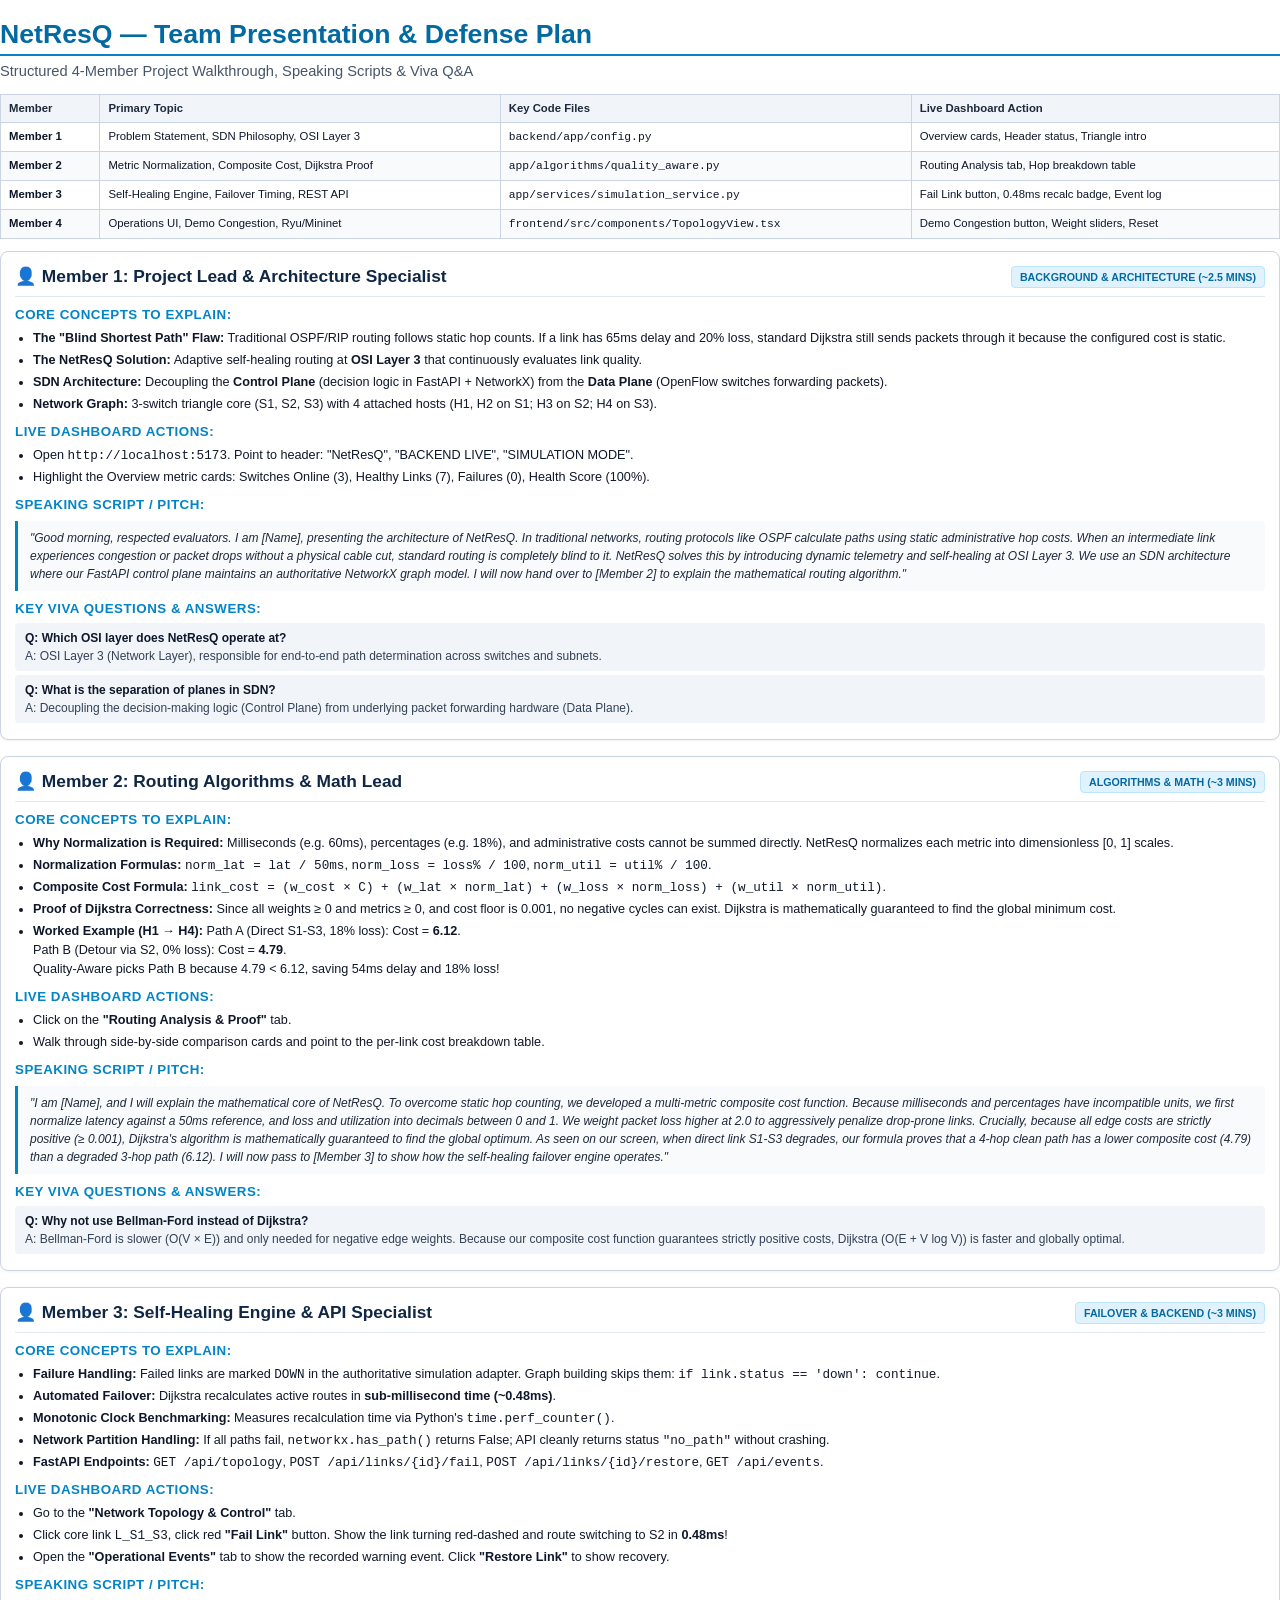
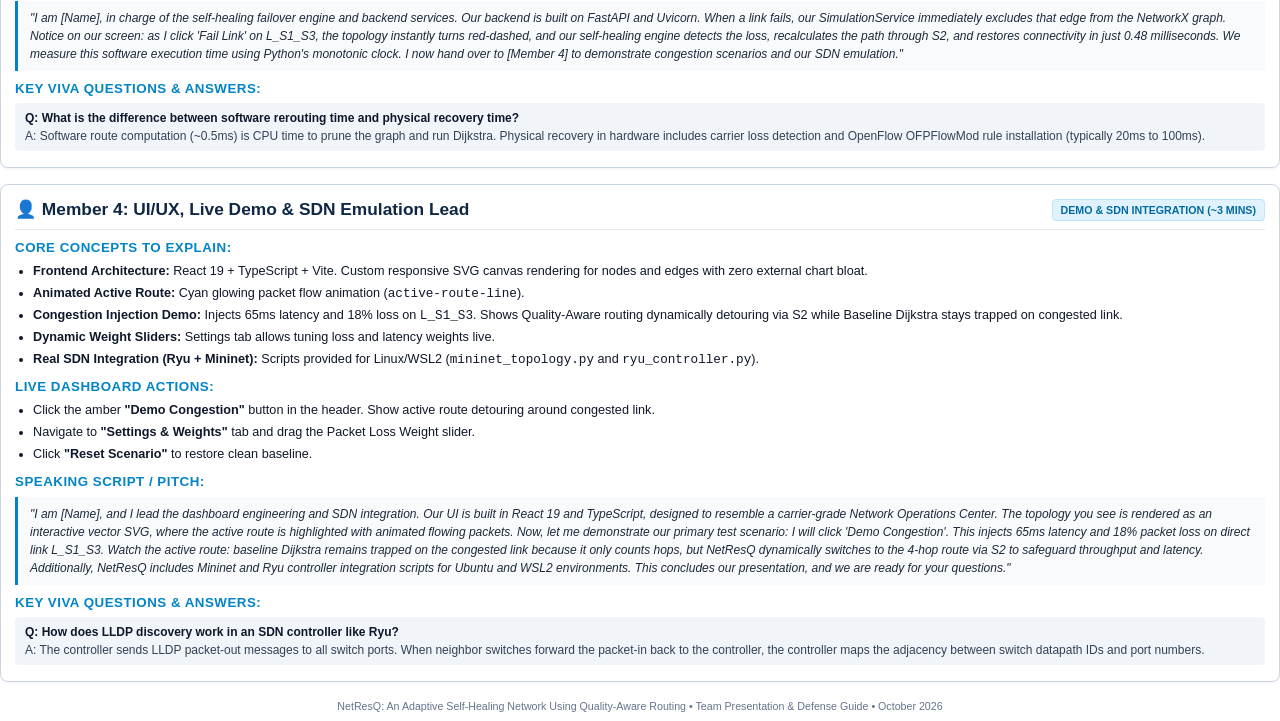
<file: docs/team_presentation_split.html>
<!DOCTYPE html>
<html lang="en">
<head>
  <meta charset="UTF-8">
  <title>NetResQ — 4-Member Project Presentation & Viva Defense Guide</title>
  <style>
    @page {
      size: A4;
      margin: 15mm 15mm 16mm 15mm;
      @bottom-right {
        content: "Page " counter(page);
        font-size: 8.5pt;
        color: #64748b;
      }
    }

    body {
      font-family: -apple-system, BlinkMacSystemFont, "Segoe UI", Roboto, "Helvetica Neue", Arial, sans-serif;
      color: #0f172a;
      line-height: 1.5;
      font-size: 9.5pt;
      margin: 0;
      padding: 0;
      background: #ffffff;
    }

    h1 {
      font-size: 20pt;
      line-height: 1.2;
      margin-bottom: 4px;
      color: #0369a1;
      border-bottom: 2.5px solid #0284c7;
      padding-bottom: 4px;
    }

    .subtitle {
      font-size: 11pt;
      color: #475569;
      margin-top: 0;
      margin-bottom: 12px;
      font-weight: 500;
    }

    .member-card {
      border: 1.5px solid #cbd5e1;
      border-radius: 8px;
      padding: 12px 14px;
      margin-bottom: 16px;
      page-break-inside: avoid;
      background: #ffffff;
      box-shadow: 0 1px 3px rgba(0, 0, 0, 0.05);
    }

    .member-header {
      display: flex;
      justify-content: space-between;
      align-items: center;
      border-bottom: 1px solid #e2e8f0;
      padding-bottom: 6px;
      margin-bottom: 8px;
    }

    .member-title {
      font-size: 13pt;
      font-weight: 700;
      color: #0f2744;
    }

    .member-badge {
      display: inline-block;
      padding: 2px 8px;
      border-radius: 4px;
      font-size: 8pt;
      font-weight: 600;
      text-transform: uppercase;
      background: #e0f2fe;
      color: #0369a1;
      border: 1px solid #bae6fd;
    }

    .section-title {
      font-size: 10pt;
      font-weight: 700;
      color: #0284c7;
      margin-top: 8px;
      margin-bottom: 4px;
      text-transform: uppercase;
      letter-spacing: 0.5px;
    }

    ul, ol {
      margin-top: 2px;
      margin-bottom: 6px;
      padding-left: 18px;
    }

    li {
      margin-bottom: 3px;
    }

    .script-box {
      background: #f8fafc;
      border-left: 3px solid #0284c7;
      padding: 8px 12px;
      margin: 6px 0;
      font-style: italic;
      color: #1e293b;
      font-size: 9pt;
      border-radius: 0 4px 4px 0;
    }

    .qa-box {
      background: #f1f5f9;
      border-radius: 4px;
      padding: 6px 10px;
      margin: 4px 0;
      font-size: 9pt;
    }
    .qa-q {
      font-weight: 700;
      color: #0f172a;
    }
    .qa-a {
      color: #334155;
    }

    table {
      width: 100%;
      border-collapse: collapse;
      margin: 12px 0;
      font-size: 8.5pt;
      page-break-inside: avoid;
    }

    th, td {
      border: 1px solid #cbd5e1;
      padding: 5px 8px;
      text-align: left;
    }

    th {
      background-color: #f1f5f9;
      color: #1e293b;
      font-weight: 600;
    }

    tr:nth-child(even) {
      background-color: #f8fafc;
    }

    .page-break {
      page-break-before: always;
    }
  </style>
</head>
<body>

  <h1>NetResQ — Team Presentation & Defense Plan</h1>
  <div class="subtitle">Structured 4-Member Project Walkthrough, Speaking Scripts & Viva Q&A</div>

  <!-- Quick Summary Table -->
  <table>
    <thead>
      <tr>
        <th>Member</th>
        <th>Primary Topic</th>
        <th>Key Code Files</th>
        <th>Live Dashboard Action</th>
      </tr>
    </thead>
    <tbody>
      <tr>
        <td><strong>Member 1</strong></td>
        <td>Problem Statement, SDN Philosophy, OSI Layer 3</td>
        <td><code>backend/app/config.py</code></td>
        <td>Overview cards, Header status, Triangle intro</td>
      </tr>
      <tr>
        <td><strong>Member 2</strong></td>
        <td>Metric Normalization, Composite Cost, Dijkstra Proof</td>
        <td><code>app/algorithms/quality_aware.py</code></td>
        <td>Routing Analysis tab, Hop breakdown table</td>
      </tr>
      <tr>
        <td><strong>Member 3</strong></td>
        <td>Self-Healing Engine, Failover Timing, REST API</td>
        <td><code>app/services/simulation_service.py</code></td>
        <td>Fail Link button, 0.48ms recalc badge, Event log</td>
      </tr>
      <tr>
        <td><strong>Member 4</strong></td>
        <td>Operations UI, Demo Congestion, Ryu/Mininet</td>
        <td><code>frontend/src/components/TopologyView.tsx</code></td>
        <td>Demo Congestion button, Weight sliders, Reset</td>
      </tr>
    </tbody>
  </table>

  <!-- MEMBER 1 -->
  <div class="member-card">
    <div class="member-header">
      <div class="member-title">👤 Member 1: Project Lead & Architecture Specialist</div>
      <div class="member-badge">Background & Architecture (~2.5 Mins)</div>
    </div>

    <div class="section-title">Core Concepts to Explain:</div>
    <ul>
      <li><strong>The "Blind Shortest Path" Flaw:</strong> Traditional OSPF/RIP routing follows static hop counts. If a link has 65ms delay and 20% loss, standard Dijkstra still sends packets through it because the configured cost is static.</li>
      <li><strong>The NetResQ Solution:</strong> Adaptive self-healing routing at <strong>OSI Layer 3</strong> that continuously evaluates link quality.</li>
      <li><strong>SDN Architecture:</strong> Decoupling the <strong>Control Plane</strong> (decision logic in FastAPI + NetworkX) from the <strong>Data Plane</strong> (OpenFlow switches forwarding packets).</li>
      <li><strong>Network Graph:</strong> 3-switch triangle core (S1, S2, S3) with 4 attached hosts (H1, H2 on S1; H3 on S2; H4 on S3).</li>
    </ul>

    <div class="section-title">Live Dashboard Actions:</div>
    <ul>
      <li>Open <code>http://localhost:5173</code>. Point to header: "NetResQ", "BACKEND LIVE", "SIMULATION MODE".</li>
      <li>Highlight the Overview metric cards: Switches Online (3), Healthy Links (7), Failures (0), Health Score (100%).</li>
    </ul>

    <div class="section-title">Speaking Script / Pitch:</div>
    <div class="script-box">
      "Good morning, respected evaluators. I am [Name], presenting the architecture of NetResQ. In traditional networks, routing protocols like OSPF calculate paths using static administrative hop costs. When an intermediate link experiences congestion or packet drops without a physical cable cut, standard routing is completely blind to it. NetResQ solves this by introducing dynamic telemetry and self-healing at OSI Layer 3. We use an SDN architecture where our FastAPI control plane maintains an authoritative NetworkX graph model. I will now hand over to [Member 2] to explain the mathematical routing algorithm."
    </div>

    <div class="section-title">Key Viva Questions & Answers:</div>
    <div class="qa-box">
      <span class="qa-q">Q: Which OSI layer does NetResQ operate at?</span><br>
      <span class="qa-a">A: OSI Layer 3 (Network Layer), responsible for end-to-end path determination across switches and subnets.</span>
    </div>
    <div class="qa-box">
      <span class="qa-q">Q: What is the separation of planes in SDN?</span><br>
      <span class="qa-a">A: Decoupling the decision-making logic (Control Plane) from underlying packet forwarding hardware (Data Plane).</span>
    </div>
  </div>

  <div class="page-break"></div>

  <!-- MEMBER 2 -->
  <div class="member-card">
    <div class="member-header">
      <div class="member-title">👤 Member 2: Routing Algorithms & Math Lead</div>
      <div class="member-badge">Algorithms & Math (~3 Mins)</div>
    </div>

    <div class="section-title">Core Concepts to Explain:</div>
    <ul>
      <li><strong>Why Normalization is Required:</strong> Milliseconds (e.g. 60ms), percentages (e.g. 18%), and administrative costs cannot be summed directly. NetResQ normalizes each metric into dimensionless [0, 1] scales.</li>
      <li><strong>Normalization Formulas:</strong>
        <code>norm_lat = lat / 50ms</code>, <code>norm_loss = loss% / 100</code>, <code>norm_util = util% / 100</code>.
      </li>
      <li><strong>Composite Cost Formula:</strong>
        <code>link_cost = (w_cost &times; C) + (w_lat &times; norm_lat) + (w_loss &times; norm_loss) + (w_util &times; norm_util)</code>.
      </li>
      <li><strong>Proof of Dijkstra Correctness:</strong> Since all weights &ge; 0 and metrics &ge; 0, and cost floor is 0.001, no negative cycles can exist. Dijkstra is mathematically guaranteed to find the global minimum cost.</li>
      <li><strong>Worked Example (H1 &rarr; H4):</strong>
        Path A (Direct S1-S3, 18% loss): Cost = <strong>6.12</strong>.<br>
        Path B (Detour via S2, 0% loss): Cost = <strong>4.79</strong>.<br>
        Quality-Aware picks Path B because 4.79 &lt; 6.12, saving 54ms delay and 18% loss!
      </li>
    </ul>

    <div class="section-title">Live Dashboard Actions:</div>
    <ul>
      <li>Click on the <strong>"Routing Analysis & Proof"</strong> tab.</li>
      <li>Walk through side-by-side comparison cards and point to the per-link cost breakdown table.</li>
    </ul>

    <div class="section-title">Speaking Script / Pitch:</div>
    <div class="script-box">
      "I am [Name], and I will explain the mathematical core of NetResQ. To overcome static hop counting, we developed a multi-metric composite cost function. Because milliseconds and percentages have incompatible units, we first normalize latency against a 50ms reference, and loss and utilization into decimals between 0 and 1. We weight packet loss higher at 2.0 to aggressively penalize drop-prone links. Crucially, because all edge costs are strictly positive (&ge; 0.001), Dijkstra's algorithm is mathematically guaranteed to find the global optimum. As seen on our screen, when direct link S1-S3 degrades, our formula proves that a 4-hop clean path has a lower composite cost (4.79) than a degraded 3-hop path (6.12). I will now pass to [Member 3] to show how the self-healing failover engine operates."
    </div>

    <div class="section-title">Key Viva Questions & Answers:</div>
    <div class="qa-box">
      <span class="qa-q">Q: Why not use Bellman-Ford instead of Dijkstra?</span><br>
      <span class="qa-a">A: Bellman-Ford is slower (O(V &times; E)) and only needed for negative edge weights. Because our composite cost function guarantees strictly positive costs, Dijkstra (O(E + V log V)) is faster and globally optimal.</span>
    </div>
  </div>

  <!-- MEMBER 3 -->
  <div class="member-card">
    <div class="member-header">
      <div class="member-title">👤 Member 3: Self-Healing Engine & API Specialist</div>
      <div class="member-badge">Failover & Backend (~3 Mins)</div>
    </div>

    <div class="section-title">Core Concepts to Explain:</div>
    <ul>
      <li><strong>Failure Handling:</strong> Failed links are marked <code>DOWN</code> in the authoritative simulation adapter. Graph building skips them: <code>if link.status == 'down': continue</code>.</li>
      <li><strong>Automated Failover:</strong> Dijkstra recalculates active routes in <strong>sub-millisecond time (~0.48ms)</strong>.</li>
      <li><strong>Monotonic Clock Benchmarking:</strong> Measures recalculation time via Python's <code>time.perf_counter()</code>.</li>
      <li><strong>Network Partition Handling:</strong> If all paths fail, <code>networkx.has_path()</code> returns False; API cleanly returns status <code>"no_path"</code> without crashing.</li>
      <li><strong>FastAPI Endpoints:</strong> <code>GET /api/topology</code>, <code>POST /api/links/{id}/fail</code>, <code>POST /api/links/{id}/restore</code>, <code>GET /api/events</code>.</li>
    </ul>

    <div class="section-title">Live Dashboard Actions:</div>
    <ul>
      <li>Go to the <strong>"Network Topology & Control"</strong> tab.</li>
      <li>Click core link <code>L_S1_S3</code>, click red <strong>"Fail Link"</strong> button. Show the link turning red-dashed and route switching to S2 in <strong>0.48ms</strong>!</li>
      <li>Open the <strong>"Operational Events"</strong> tab to show the recorded warning event. Click <strong>"Restore Link"</strong> to show recovery.</li>
    </ul>

    <div class="section-title">Speaking Script / Pitch:</div>
    <div class="script-box">
      "I am [Name], in charge of the self-healing failover engine and backend services. Our backend is built on FastAPI and Uvicorn. When a link fails, our SimulationService immediately excludes that edge from the NetworkX graph. Notice on our screen: as I click 'Fail Link' on L_S1_S3, the topology instantly turns red-dashed, and our self-healing engine detects the loss, recalculates the path through S2, and restores connectivity in just 0.48 milliseconds. We measure this software execution time using Python's monotonic clock. I now hand over to [Member 4] to demonstrate congestion scenarios and our SDN emulation."
    </div>

    <div class="section-title">Key Viva Questions & Answers:</div>
    <div class="qa-box">
      <span class="qa-q">Q: What is the difference between software rerouting time and physical recovery time?</span><br>
      <span class="qa-a">A: Software route computation (~0.5ms) is CPU time to prune the graph and run Dijkstra. Physical recovery in hardware includes carrier loss detection and OpenFlow OFPFlowMod rule installation (typically 20ms to 100ms).</span>
    </div>
  </div>

  <div class="page-break"></div>

  <!-- MEMBER 4 -->
  <div class="member-card">
    <div class="member-header">
      <div class="member-title">👤 Member 4: UI/UX, Live Demo & SDN Emulation Lead</div>
      <div class="member-badge">Demo & SDN Integration (~3 Mins)</div>
    </div>

    <div class="section-title">Core Concepts to Explain:</div>
    <ul>
      <li><strong>Frontend Architecture:</strong> React 19 + TypeScript + Vite. Custom responsive SVG canvas rendering for nodes and edges with zero external chart bloat.</li>
      <li><strong>Animated Active Route:</strong> Cyan glowing packet flow animation (<code>active-route-line</code>).</li>
      <li><strong>Congestion Injection Demo:</strong> Injects 65ms latency and 18% loss on <code>L_S1_S3</code>. Shows Quality-Aware routing dynamically detouring via S2 while Baseline Dijkstra stays trapped on congested link.</li>
      <li><strong>Dynamic Weight Sliders:</strong> Settings tab allows tuning loss and latency weights live.</li>
      <li><strong>Real SDN Integration (Ryu + Mininet):</strong> Scripts provided for Linux/WSL2 (<code>mininet_topology.py</code> and <code>ryu_controller.py</code>).</li>
    </ul>

    <div class="section-title">Live Dashboard Actions:</div>
    <ul>
      <li>Click the amber <strong>"Demo Congestion"</strong> button in the header. Show active route detouring around congested link.</li>
      <li>Navigate to <strong>"Settings & Weights"</strong> tab and drag the Packet Loss Weight slider.</li>
      <li>Click <strong>"Reset Scenario"</strong> to restore clean baseline.</li>
    </ul>

    <div class="section-title">Speaking Script / Pitch:</div>
    <div class="script-box">
      "I am [Name], and I lead the dashboard engineering and SDN integration. Our UI is built in React 19 and TypeScript, designed to resemble a carrier-grade Network Operations Center. The topology you see is rendered as an interactive vector SVG, where the active route is highlighted with animated flowing packets. Now, let me demonstrate our primary test scenario: I will click 'Demo Congestion'. This injects 65ms latency and 18% packet loss on direct link L_S1_S3. Watch the active route: baseline Dijkstra remains trapped on the congested link because it only counts hops, but NetResQ dynamically switches to the 4-hop route via S2 to safeguard throughput and latency. Additionally, NetResQ includes Mininet and Ryu controller integration scripts for Ubuntu and WSL2 environments. This concludes our presentation, and we are ready for your questions."
    </div>

    <div class="section-title">Key Viva Questions & Answers:</div>
    <div class="qa-box">
      <span class="qa-q">Q: How does LLDP discovery work in an SDN controller like Ryu?</span><br>
      <span class="qa-a">A: The controller sends LLDP packet-out messages to all switch ports. When neighbor switches forward the packet-in back to the controller, the controller maps the adjacency between switch datapath IDs and port numbers.</span>
    </div>
  </div>

  <div style="text-align: center; font-size: 8pt; color: #64748b; margin-top: 14px;">
    NetResQ: An Adaptive Self-Healing Network Using Quality-Aware Routing &bull; Team Presentation & Defense Guide &bull; October 2026
  </div>

</body>
</html>
</file>
